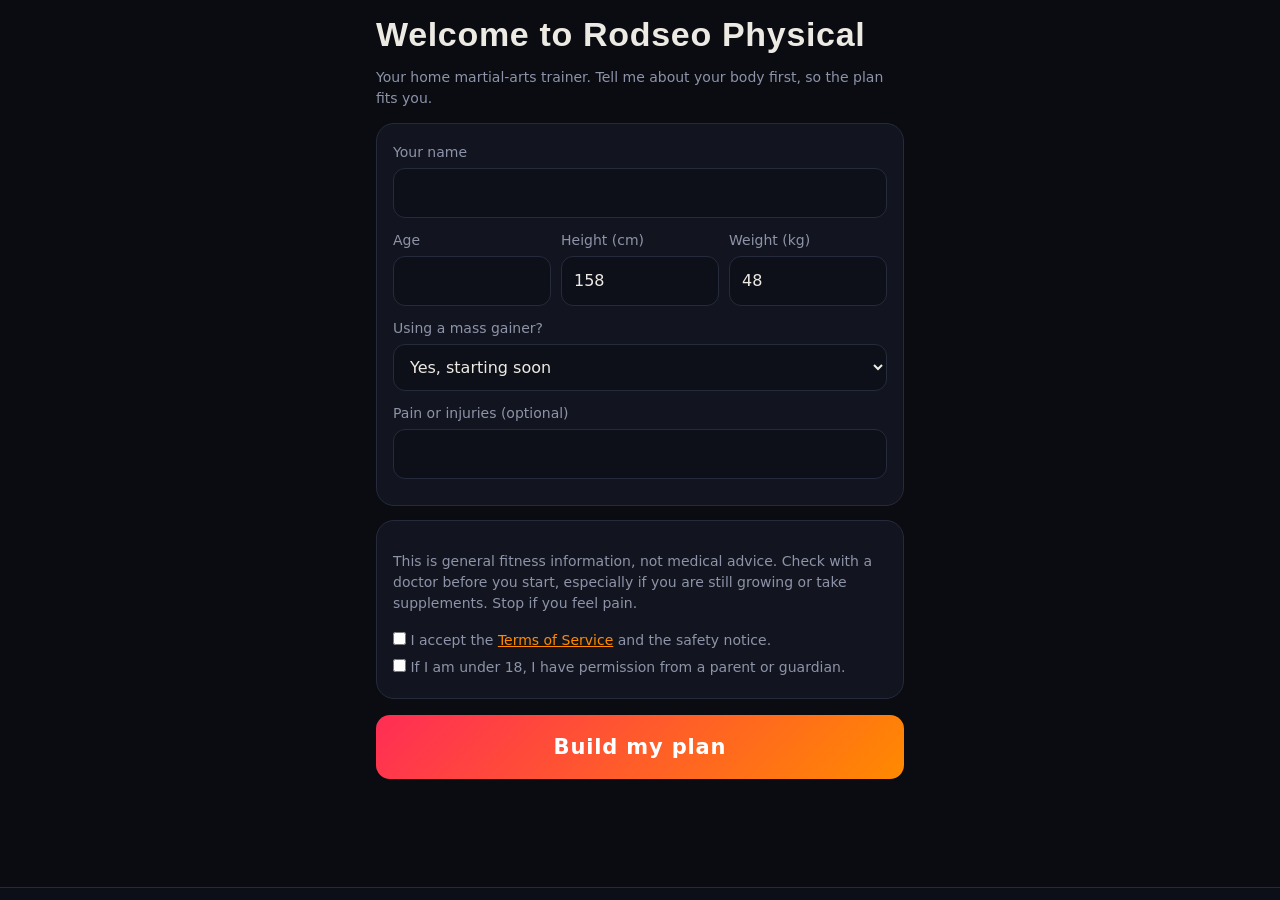
<file: index.html>
<!doctype html><html lang="en"><head><meta charset="utf-8">
<meta name="viewport" content="width=device-width,initial-scale=1,viewport-fit=cover">
<title>Rodseo Physical</title><meta name="theme-color" content="#0A0C12">
<link rel="manifest" href="manifest.json"><link rel="icon" href="icons/favicon.png"><link rel="stylesheet" href="style.css"></head>
<body><div id="splash"><img src="icons/logo.png" alt="Rodseo logo"><b>RODSEO PHYSICAL</b></div>
<main id="app"></main><nav id="nav"></nav><script src="app.js"></script></body></html>
</file>
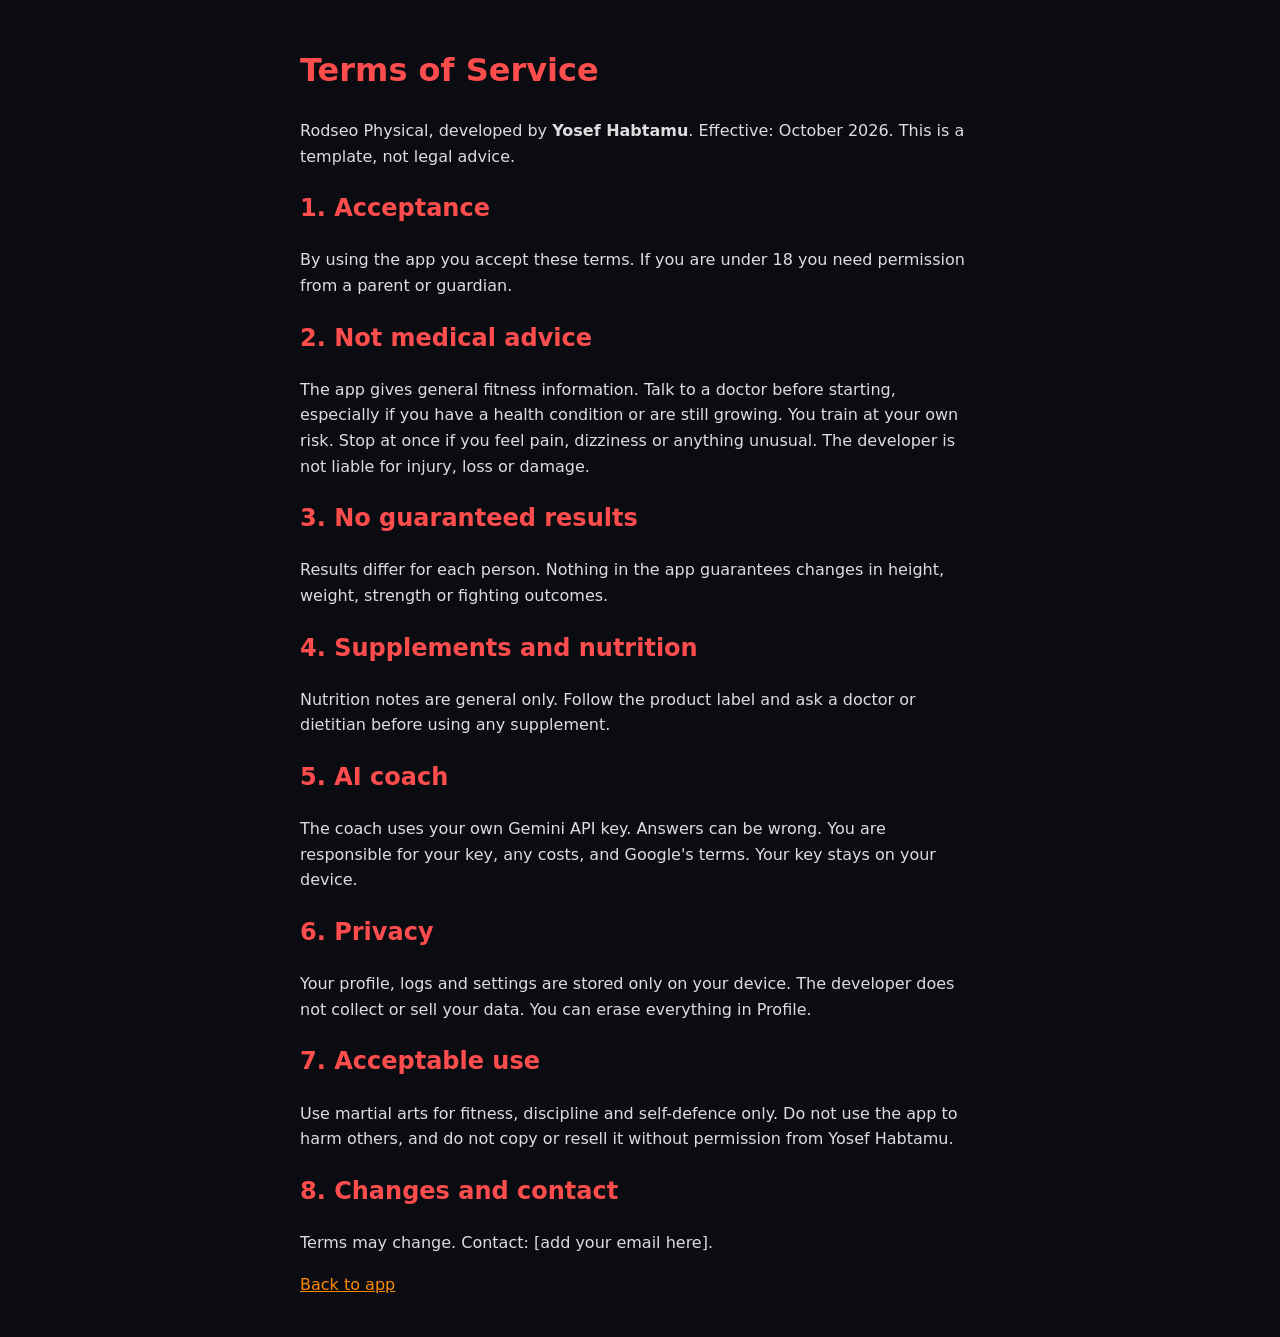
<file: terms.html>
<!doctype html><html lang="en"><head><meta charset="utf-8"><meta name="viewport" content="width=device-width,initial-scale=1"><title>Terms of Service - Rodseo Physical</title>
<style>body{background:#0A0C12;color:#ddd;font:16px/1.6 system-ui,sans-serif;max-width:680px;margin:auto;padding:24px}h1,h2{color:#FF4D4D}a{color:#FF8A00}</style></head><body>
<h1>Terms of Service</h1><p>Rodseo Physical, developed by <b>Yosef Habtamu</b>. Effective: October 2026. This is a template, not legal advice.</p>
<h2>1. Acceptance</h2><p>By using the app you accept these terms. If you are under 18 you need permission from a parent or guardian.</p>
<h2>2. Not medical advice</h2><p>The app gives general fitness information. Talk to a doctor before starting, especially if you have a health condition or are still growing. You train at your own risk. Stop at once if you feel pain, dizziness or anything unusual. The developer is not liable for injury, loss or damage.</p>
<h2>3. No guaranteed results</h2><p>Results differ for each person. Nothing in the app guarantees changes in height, weight, strength or fighting outcomes.</p>
<h2>4. Supplements and nutrition</h2><p>Nutrition notes are general only. Follow the product label and ask a doctor or dietitian before using any supplement.</p>
<h2>5. AI coach</h2><p>The coach uses your own Gemini API key. Answers can be wrong. You are responsible for your key, any costs, and Google's terms. Your key stays on your device.</p>
<h2>6. Privacy</h2><p>Your profile, logs and settings are stored only on your device. The developer does not collect or sell your data. You can erase everything in Profile.</p>
<h2>7. Acceptable use</h2><p>Use martial arts for fitness, discipline and self-defence only. Do not use the app to harm others, and do not copy or resell it without permission from Yosef Habtamu.</p>
<h2>8. Changes and contact</h2><p>Terms may change. Contact: [add your email here].</p>
<p><a href="index.html">Back to app</a></p></body></html>
</file>
<file: style.css>
:root{--ink:#0A0C12;--panel:#12151F;--line:#262b3b;--red:#FF2D55;--ember:#FF8A00;--bone:#EDEAE4;--mute:#8d93a8;--g:linear-gradient(135deg,#FF2D55,#FF8A00)}
*{box-sizing:border-box;-webkit-tap-highlight-color:transparent}
html,body{margin:0;background:var(--ink);color:var(--bone);font:16px/1.5 system-ui,-apple-system,"Segoe UI",sans-serif}
h1,h2,h3{font-family:Bahnschrift,"Arial Narrow",Impact,sans-serif;letter-spacing:.02em;margin:0 0 8px;line-height:1.1}
h1{font-size:34px}h2{font-size:22px}h3{font-size:17px}
#app{padding:max(16px,env(safe-area-inset-top)) 16px 96px;max-width:560px;margin:auto}
#splash{position:fixed;inset:0;background:var(--ink);z-index:9;display:flex;flex-direction:column;align-items:center;justify-content:center;gap:14px;animation:out .6s 1.4s forwards}
#splash img{width:120px;animation:pop .9s cubic-bezier(.2,1.4,.4,1) both;filter:drop-shadow(0 0 22px #ff2d5588)}#splash b{font-family:Bahnschrift,Impact,sans-serif;letter-spacing:.3em;animation:pop .9s .3s both}
@keyframes pop{from{opacity:0;transform:scale(.6)}}@keyframes out{to{opacity:0;visibility:hidden}}
.card{background:var(--panel);border:1px solid var(--line);border-radius:18px;padding:16px;margin:0 0 14px}
.hero{border:0;background:radial-gradient(120% 120% at 0 0,#3a0f1c,var(--panel) 60%);position:relative;overflow:hidden}
.streak{font:900 64px/1 Bahnschrift,Impact,sans-serif;background:var(--g);-webkit-background-clip:text;background-clip:text;color:transparent}
.btn{display:block;width:100%;border:0;border-radius:14px;padding:15px;font:700 17px Bahnschrift,system-ui,sans-serif;letter-spacing:.04em;color:#fff;background:var(--g);cursor:pointer}
.btn.big{padding:20px;font-size:21px;animation:pulse 2.2s infinite}.btn.ghost{background:transparent;border:1px solid var(--line);color:var(--bone)}
@keyframes pulse{50%{box-shadow:0 0 0 10px #ff2d5522}}
.row{display:flex;gap:10px}.row>*{flex:1}
input,select,textarea{width:100%;background:#0d1019;border:1px solid var(--line);border-radius:12px;color:var(--bone);padding:12px;font:inherit;margin:4px 0 10px}
label{color:var(--mute);font-size:14px}.mute{color:var(--mute);font-size:14px}
.quote{font:600 19px/1.35 Bahnschrift,"Arial Narrow",sans-serif;border-left:4px solid var(--red);padding-left:12px}
#nav{position:fixed;left:0;right:0;bottom:0;display:flex;background:#0d1019ee;backdrop-filter:blur(12px);border-top:1px solid var(--line);padding:6px 6px max(6px,env(safe-area-inset-bottom))}
#nav button{flex:1;background:0;border:0;color:var(--mute);font:600 12px system-ui;padding:8px 2px;cursor:pointer}#nav button.on{color:var(--bone)}
#nav button.on::before{content:"";display:block;height:3px;margin:-8px 22% 6px;border-radius:3px;background:var(--g)}
.stage{background:radial-gradient(90% 70% at 50% 100%,#2a1020,#0d1019);border:1px solid var(--line);border-radius:18px;overflow:hidden}
.stage svg{display:block;width:100%;height:auto}
.dots{display:flex;gap:6px;justify-content:center;margin:10px 0}.dots i{width:26px;height:5px;border-radius:5px;background:var(--line)}.dots i.on{background:var(--g)}
.chips{display:flex;gap:8px;flex-wrap:wrap}.chip{border:1px solid var(--line);border-radius:99px;padding:8px 14px;background:0;color:var(--bone);font:inherit;font-size:14px;cursor:pointer}
.timer{font:900 76px/1 Bahnschrift,Impact,sans-serif;text-align:center;margin:6px 0}.bar{height:6px;background:var(--line);border-radius:6px;overflow:hidden}.bar i{display:block;height:100%;background:var(--g)}
.msg{padding:10px 14px;border-radius:16px;margin:8px 0;max-width:88%;white-space:pre-wrap}.msg.u{background:#2a1a28;margin-left:auto}.msg.a{background:var(--panel);border:1px solid var(--line)}
.day{display:inline-block;width:30px;height:30px;line-height:30px;text-align:center;border-radius:8px;margin:2px;background:var(--line);font-size:12px}.day.d{background:var(--g)}
a{color:var(--ember)}
@media(prefers-reduced-motion:reduce){*{animation:none!important}}
</file>
